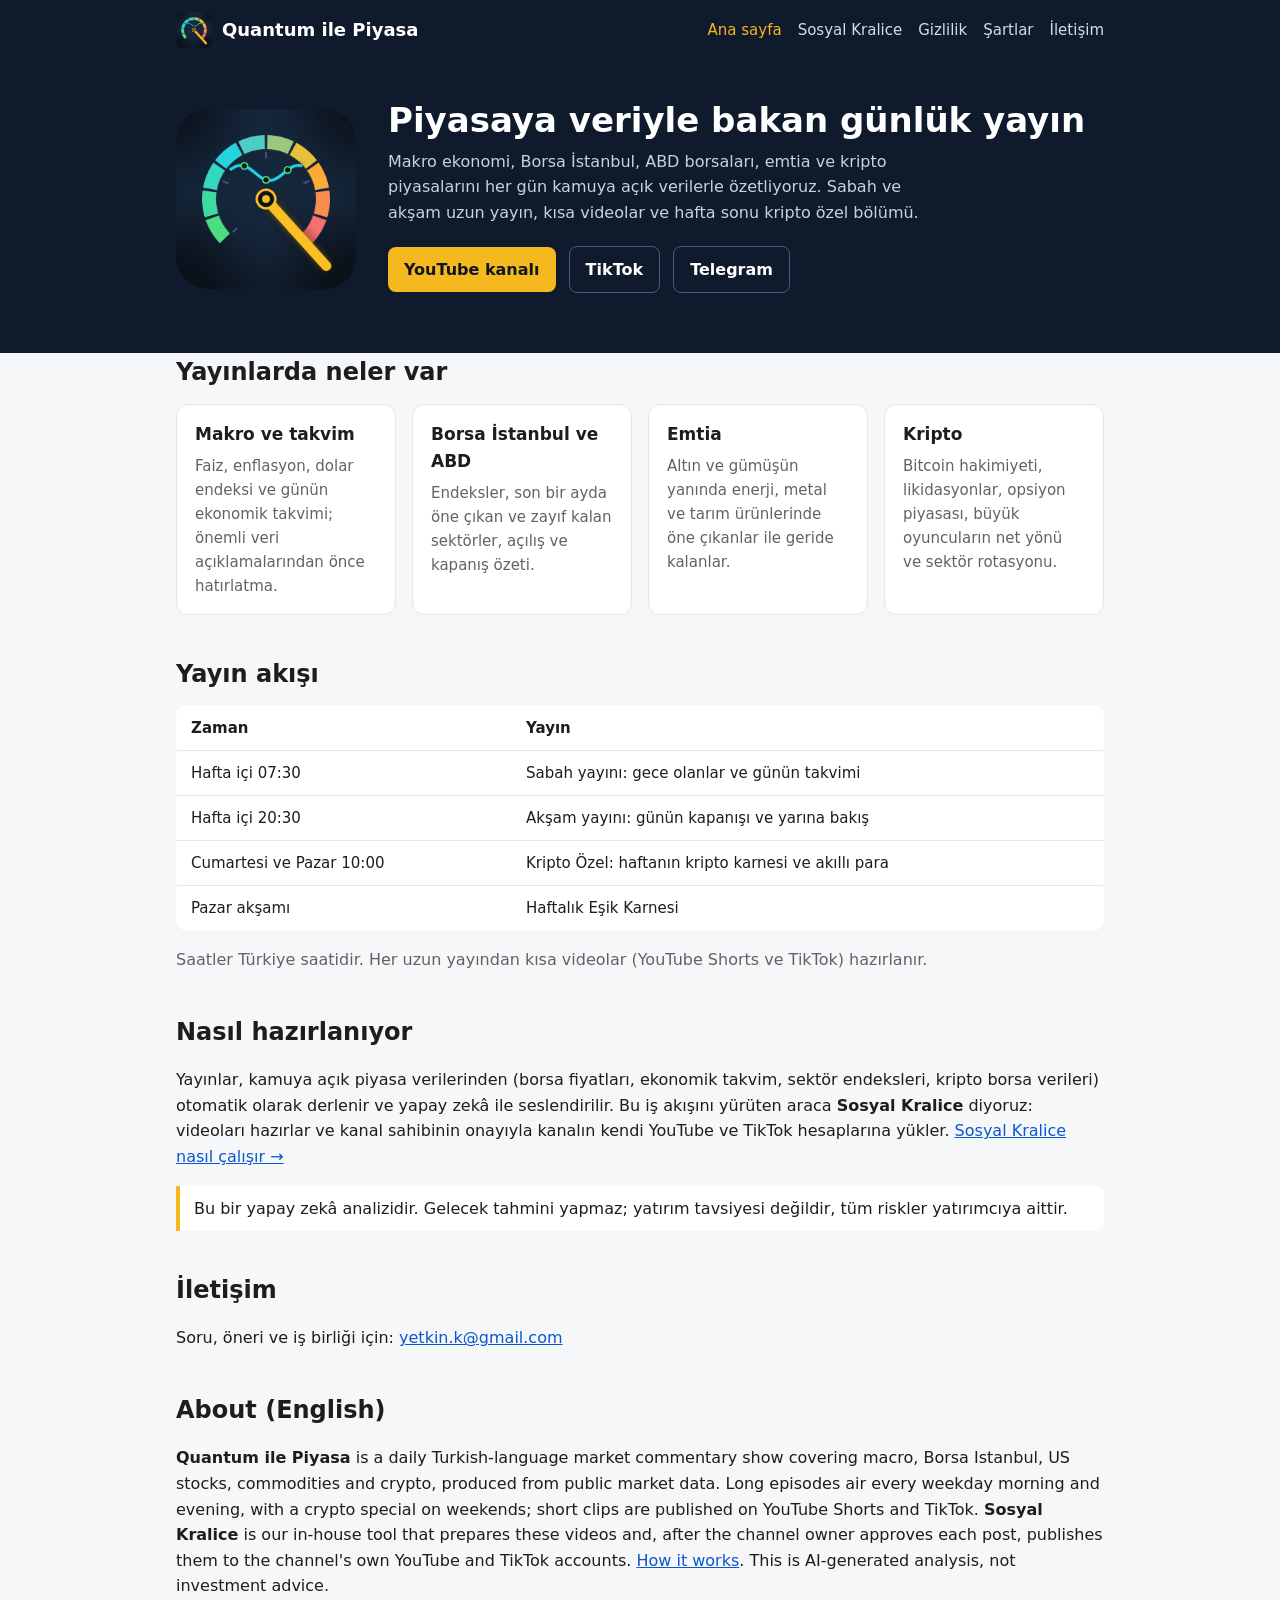
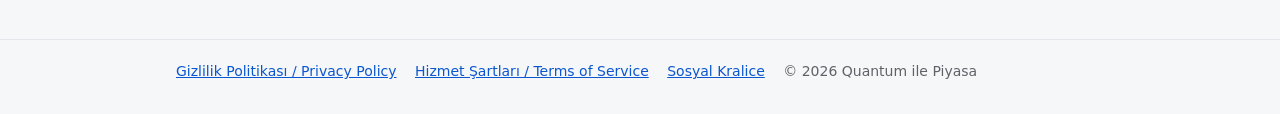
<file: index.html>
<!doctype html>
<html lang="tr">
<head>
<meta charset="utf-8">
<meta name="viewport" content="width=device-width, initial-scale=1">
<!-- Google Search Console doğrulama etiketi buraya gelecek: <meta name="google-site-verification" content="..."> -->
<title>Quantum ile Piyasa</title>
<meta name="description" content="Makro, Borsa İstanbul ve kripto piyasalarına veriyle bakan günlük yayın. Sosyal Kralice yayın aracının resmi sitesi.">
<link rel="icon" href="favicon.ico" sizes="any">
<link rel="icon" type="image/png" sizes="32x32" href="favicon-32.png">
<link rel="icon" type="image/png" sizes="192x192" href="favicon-192.png">
<link rel="apple-touch-icon" href="apple-touch-icon.png">
<meta property="og:title" content="Quantum ile Piyasa">
<meta property="og:image" content="logo.png">
<link rel="stylesheet" href="site.css">
</head>
<body>
<header class="ust"><div class="kap">
  <a class="marka" href="index.html"><img src="logo.png" alt="">Quantum ile Piyasa</a>
  <nav>
    <a href="index.html" aria-current="page">Ana sayfa</a>
    <a href="uygulama.html">Sosyal Kralice</a>
    <a href="gizlilik.html">Gizlilik</a>
    <a href="hizmet-sartlari.html">Şartlar</a>
    <a href="#iletisim">İletişim</a>
  </nav>
</div></header>

<div class="giris"><div class="kap">
  <img src="logo.png" alt="Quantum ile Piyasa simgesi">
  <div>
    <h1>Piyasaya veriyle bakan günlük yayın</h1>
    <p>Makro ekonomi, Borsa İstanbul, ABD borsaları, emtia ve kripto piyasalarını her gün kamuya açık verilerle özetliyoruz.
       Sabah ve akşam uzun yayın, kısa videolar ve hafta sonu kripto özel bölümü.</p>
    <a class="dugme" href="https://www.youtube.com/@QuantumilePiyasa">YouTube kanalı</a>
    <a class="dugme ikincil" href="https://www.tiktok.com/@quantumilepiyasa">TikTok</a>
    <a class="dugme ikincil" href="https://t.me/Quantum_ile_Piyasa_rontgeni">Telegram</a>
  </div>
</div></div>

<main class="kap">
<section>
  <h2>Yayınlarda neler var</h2>
  <div class="izgara">
    <div class="kart"><h3>Makro ve takvim</h3><p>Faiz, enflasyon, dolar endeksi ve günün ekonomik takvimi; önemli veri açıklamalarından önce hatırlatma.</p></div>
    <div class="kart"><h3>Borsa İstanbul ve ABD</h3><p>Endeksler, son bir ayda öne çıkan ve zayıf kalan sektörler, açılış ve kapanış özeti.</p></div>
    <div class="kart"><h3>Emtia</h3><p>Altın ve gümüşün yanında enerji, metal ve tarım ürünlerinde öne çıkanlar ile geride kalanlar.</p></div>
    <div class="kart"><h3>Kripto</h3><p>Bitcoin hakimiyeti, likidasyonlar, opsiyon piyasası, büyük oyuncuların net yönü ve sektör rotasyonu.</p></div>
  </div>
</section>

<section>
  <h2>Yayın akışı</h2>
  <table>
    <tr><th>Zaman</th><th>Yayın</th></tr>
    <tr><td>Hafta içi 07:30</td><td>Sabah yayını: gece olanlar ve günün takvimi</td></tr>
    <tr><td>Hafta içi 20:30</td><td>Akşam yayını: günün kapanışı ve yarına bakış</td></tr>
    <tr><td>Cumartesi ve Pazar 10:00</td><td>Kripto Özel: haftanın kripto karnesi ve akıllı para</td></tr>
    <tr><td>Pazar akşamı</td><td>Haftalık Eşik Karnesi</td></tr>
  </table>
  <p class="alt">Saatler Türkiye saatidir. Her uzun yayından kısa videolar (YouTube Shorts ve TikTok) hazırlanır.</p>
</section>

<section>
  <h2>Nasıl hazırlanıyor</h2>
  <p>Yayınlar, kamuya açık piyasa verilerinden (borsa fiyatları, ekonomik takvim, sektör endeksleri, kripto borsa verileri)
     otomatik olarak derlenir ve yapay zekâ ile seslendirilir. Bu iş akışını yürüten araca <strong>Sosyal Kralice</strong> diyoruz:
     videoları hazırlar ve kanal sahibinin onayıyla kanalın kendi YouTube ve TikTok hesaplarına yükler.
     <a href="uygulama.html">Sosyal Kralice nasıl çalışır →</a></p>
  <p class="uyari">Bu bir yapay zekâ analizidir. Gelecek tahmini yapmaz; yatırım tavsiyesi değildir, tüm riskler yatırımcıya aittir.</p>
</section>

<section id="iletisim">
  <h2>İletişim</h2>
  <p>Soru, öneri ve iş birliği için: <a href="mailto:yetkin.k@gmail.com">yetkin.k@gmail.com</a></p>
</section>

<section lang="en">
  <h2>About (English)</h2>
  <p><strong>Quantum ile Piyasa</strong> is a daily Turkish-language market commentary show covering macro, Borsa Istanbul,
     US stocks, commodities and crypto, produced from public market data. Long episodes air every weekday morning and evening,
     with a crypto special on weekends; short clips are published on YouTube Shorts and TikTok.
     <strong>Sosyal Kralice</strong> is our in-house tool that prepares these videos and, after the channel owner approves each
     post, publishes them to the channel's own YouTube and TikTok accounts. <a href="uygulama.html#en">How it works</a>.
     This is AI-generated analysis, not investment advice.</p>
</section>
</main>

<footer class="alt-bilgi"><div class="kap">
  <a href="gizlilik.html">Gizlilik Politikası / Privacy Policy</a>
  <a href="hizmet-sartlari.html">Hizmet Şartları / Terms of Service</a>
  <a href="uygulama.html">Sosyal Kralice</a>
  <span>© 2026 Quantum ile Piyasa</span>
</div></footer>
</body>
</html>
</file>
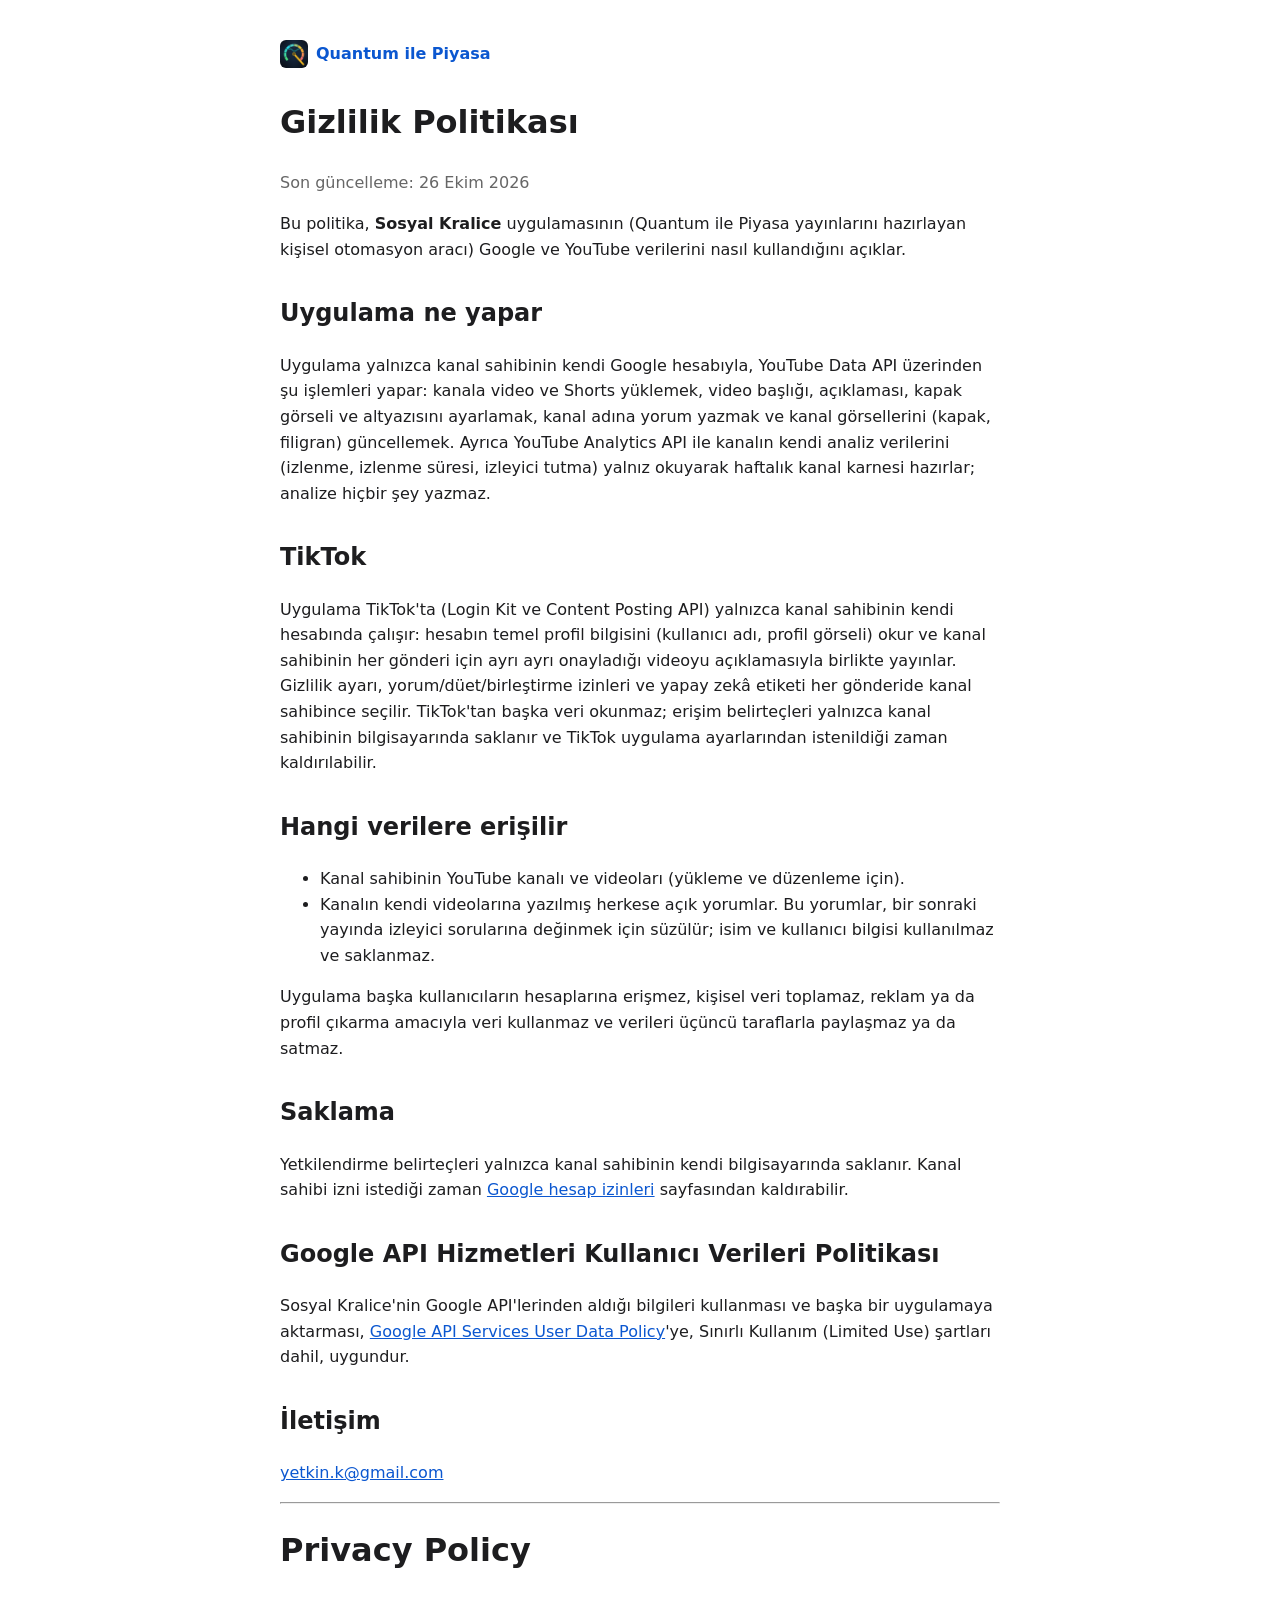
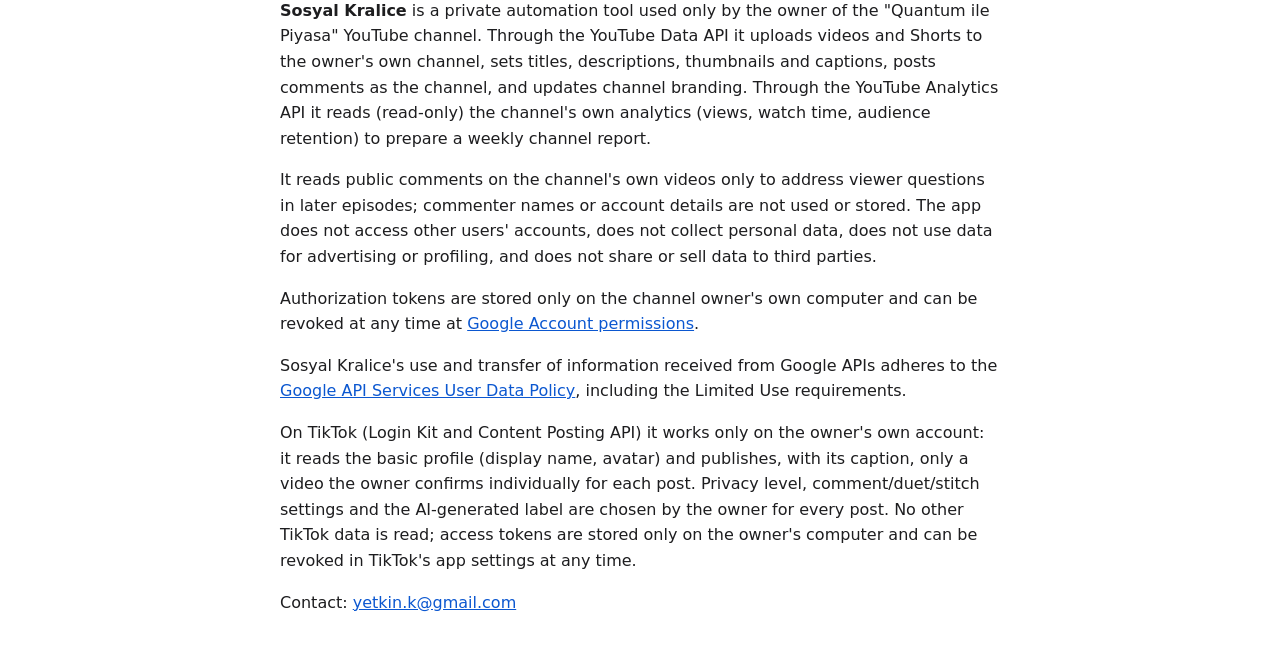
<file: gizlilik.html>
<!doctype html>
<html lang="tr">
<head>
<meta charset="utf-8">
<meta name="viewport" content="width=device-width, initial-scale=1">
<link rel="icon" href="favicon.ico" sizes="any">
<link rel="icon" type="image/png" sizes="32x32" href="favicon-32.png">
<link rel="icon" type="image/png" sizes="192x192" href="favicon-192.png">
<link rel="apple-touch-icon" href="apple-touch-icon.png">
<title>Gizlilik Politikası — Quantum ile Piyasa</title>
<style>
  body { font-family: system-ui, -apple-system, "Segoe UI", sans-serif; max-width: 720px; margin: 40px auto; padding: 0 16px; line-height: 1.6; color: #1d1d1f; background: #fff; }
  h2 { margin-top: 32px; } a { color: #0b57d0; } .alt { color: #666; }
  @media (prefers-color-scheme: dark) { body { color: #e8e8e8; background: #121212; } .alt { color: #aaa; } a { color: #8ab4f8; } }
</style>
</head>
<body>
<p><a href="index.html" style="display:inline-flex;align-items:center;gap:8px;text-decoration:none;font-weight:600"><img src="logo.png" alt="" width="28" height="28" style="border-radius:6px">Quantum ile Piyasa</a></p>
<h1>Gizlilik Politikası</h1>
<p class="alt">Son güncelleme: 26 Ekim 2026</p>

<p>Bu politika, <strong>Sosyal Kralice</strong> uygulamasının (Quantum ile Piyasa yayınlarını hazırlayan kişisel otomasyon
aracı) Google ve YouTube verilerini nasıl kullandığını açıklar.</p>

<h2>Uygulama ne yapar</h2>
<p>Uygulama yalnızca kanal sahibinin kendi Google hesabıyla, YouTube Data API üzerinden şu işlemleri yapar: kanala video
ve Shorts yüklemek, video başlığı, açıklaması, kapak görseli ve altyazısını ayarlamak, kanal adına yorum yazmak ve kanal
görsellerini (kapak, filigran) güncellemek. Ayrıca YouTube Analytics API ile kanalın kendi analiz verilerini (izlenme,
izlenme süresi, izleyici tutma) yalnız okuyarak haftalık kanal karnesi hazırlar; analize hiçbir şey yazmaz.</p>

<h2>TikTok</h2>
<p>Uygulama TikTok'ta (Login Kit ve Content Posting API) yalnızca kanal sahibinin kendi hesabında çalışır: hesabın temel profil
bilgisini (kullanıcı adı, profil görseli) okur ve kanal sahibinin her gönderi için ayrı ayrı onayladığı videoyu açıklamasıyla
birlikte yayınlar. Gizlilik ayarı, yorum/düet/birleştirme izinleri ve yapay zekâ etiketi her gönderide kanal sahibince seçilir.
TikTok'tan başka veri okunmaz; erişim belirteçleri yalnızca kanal sahibinin bilgisayarında saklanır ve TikTok uygulama
ayarlarından istenildiği zaman kaldırılabilir.</p>

<h2>Hangi verilere erişilir</h2>
<ul>
  <li>Kanal sahibinin YouTube kanalı ve videoları (yükleme ve düzenleme için).</li>
  <li>Kanalın kendi videolarına yazılmış herkese açık yorumlar. Bu yorumlar, bir sonraki yayında izleyici sorularına değinmek
      için süzülür; isim ve kullanıcı bilgisi kullanılmaz ve saklanmaz.</li>
</ul>
<p>Uygulama başka kullanıcıların hesaplarına erişmez, kişisel veri toplamaz, reklam ya da profil çıkarma amacıyla veri
kullanmaz ve verileri üçüncü taraflarla paylaşmaz ya da satmaz.</p>

<h2>Saklama</h2>
<p>Yetkilendirme belirteçleri yalnızca kanal sahibinin kendi bilgisayarında saklanır. Kanal sahibi izni istediği zaman
<a href="https://myaccount.google.com/permissions">Google hesap izinleri</a> sayfasından kaldırabilir.</p>

<h2>Google API Hizmetleri Kullanıcı Verileri Politikası</h2>
<p>Sosyal Kralice'nin Google API'lerinden aldığı bilgileri kullanması ve başka bir uygulamaya aktarması,
<a href="https://developers.google.com/terms/api-services-user-data-policy">Google API Services User Data Policy</a>'ye,
Sınırlı Kullanım (Limited Use) şartları dahil, uygundur.</p>

<h2>İletişim</h2>
<p><a href="mailto:yetkin.k@gmail.com">yetkin.k@gmail.com</a></p>

<hr>
<h1 lang="en">Privacy Policy</h1>
<div lang="en">
<p><strong>Sosyal Kralice</strong> is a private automation tool used only by the owner of the "Quantum ile Piyasa" YouTube
channel. Through the YouTube Data API it uploads videos and Shorts to the owner's own channel, sets titles, descriptions,
thumbnails and captions, posts comments as the channel, and updates channel branding. Through the YouTube Analytics API it
reads (read-only) the channel's own analytics (views, watch time, audience retention) to prepare a weekly channel report.</p>
<p>It reads public comments on the channel's own videos only to address viewer questions in later episodes; commenter
names or account details are not used or stored. The app does not access other users' accounts, does not collect personal
data, does not use data for advertising or profiling, and does not share or sell data to third parties.</p>
<p>Authorization tokens are stored only on the channel owner's own computer and can be revoked at any time at
<a href="https://myaccount.google.com/permissions">Google Account permissions</a>.</p>
<p>Sosyal Kralice's use and transfer of information received from Google APIs adheres to the
<a href="https://developers.google.com/terms/api-services-user-data-policy">Google API Services User Data Policy</a>,
including the Limited Use requirements.</p>
<p>On TikTok (Login Kit and Content Posting API) it works only on the owner's own account: it reads the basic profile
(display name, avatar) and publishes, with its caption, only a video the owner confirms individually for each post. Privacy level,
comment/duet/stitch settings and the AI-generated label are chosen by the owner for every post. No other TikTok data is read; access
tokens are stored only on the owner's computer and can be revoked in TikTok's app settings at any time.</p>
<p>Contact: <a href="mailto:yetkin.k@gmail.com">yetkin.k@gmail.com</a></p>
</div>
</body>
</html>
</file>
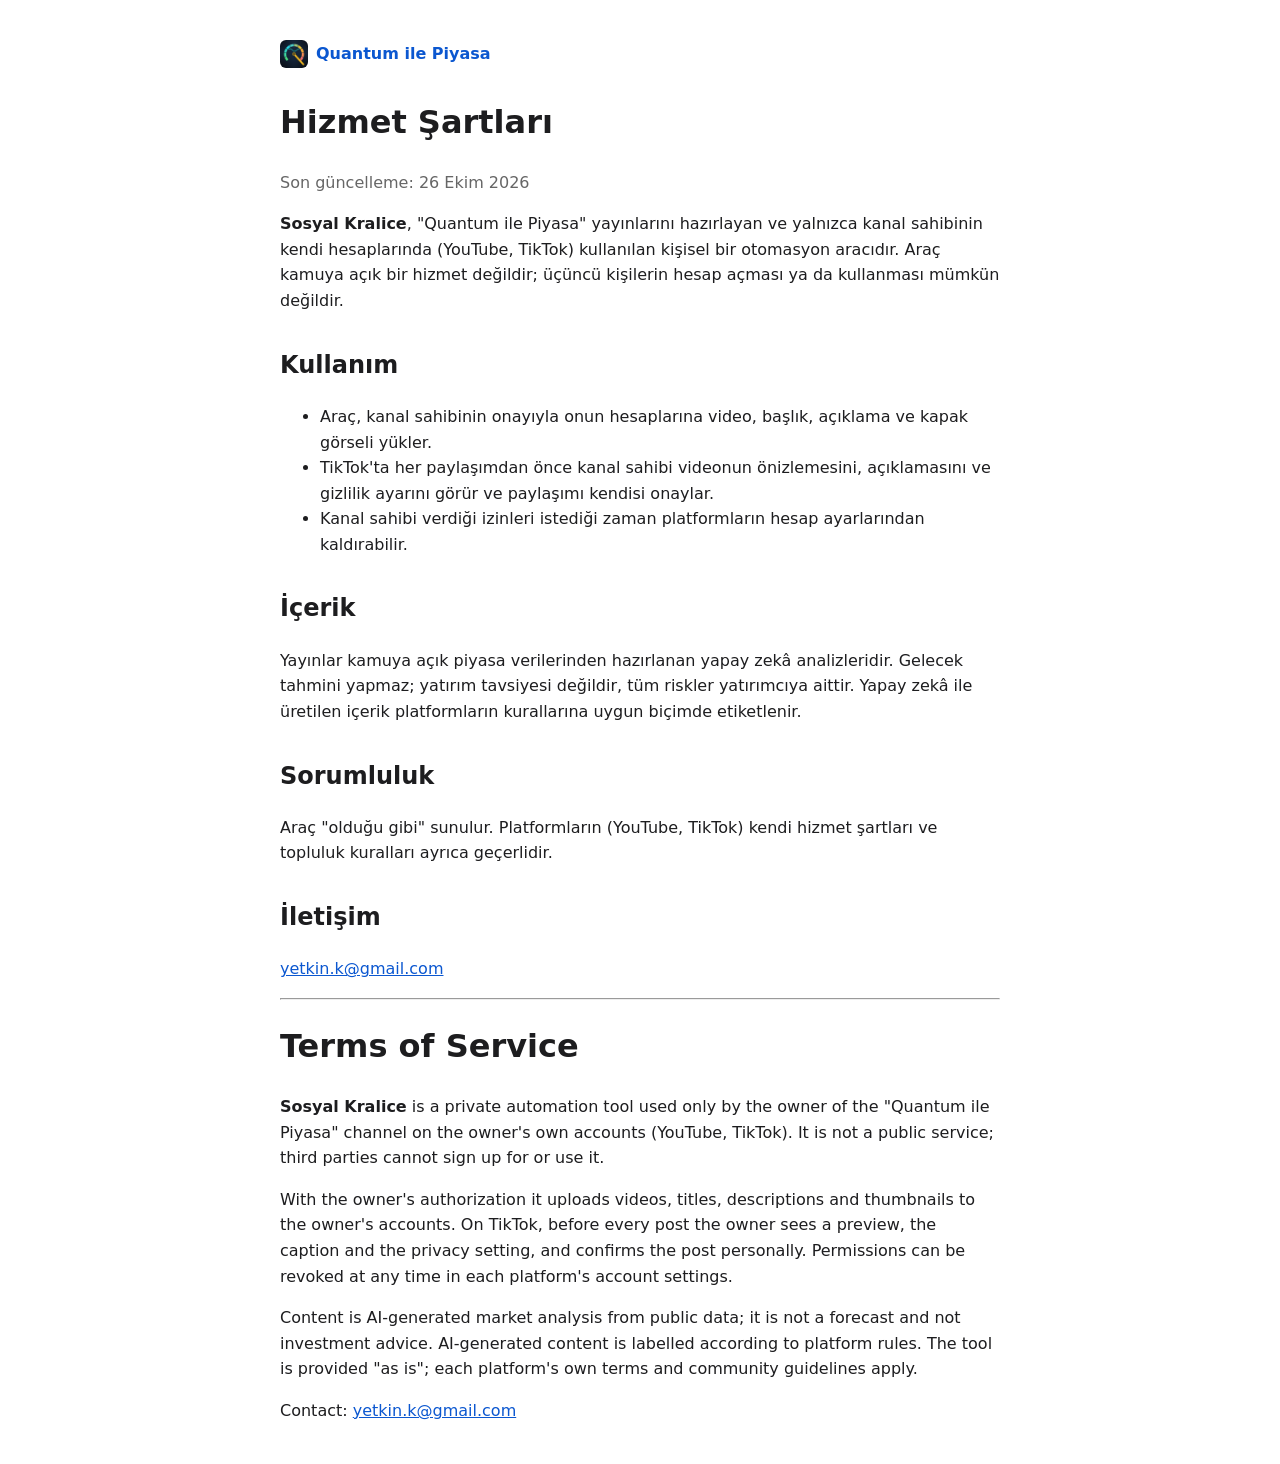
<file: hizmet-sartlari.html>
<!doctype html>
<html lang="tr">
<head>
<meta charset="utf-8">
<meta name="viewport" content="width=device-width, initial-scale=1">
<link rel="icon" href="favicon.ico" sizes="any">
<link rel="icon" type="image/png" sizes="32x32" href="favicon-32.png">
<link rel="icon" type="image/png" sizes="192x192" href="favicon-192.png">
<link rel="apple-touch-icon" href="apple-touch-icon.png">
<title>Hizmet Şartları — Quantum ile Piyasa</title>
<style>
  body { font-family: system-ui, -apple-system, "Segoe UI", sans-serif; max-width: 720px; margin: 40px auto; padding: 0 16px; line-height: 1.6; color: #1d1d1f; background: #fff; }
  h2 { margin-top: 32px; } a { color: #0b57d0; } .alt { color: #666; }
  @media (prefers-color-scheme: dark) { body { color: #e8e8e8; background: #121212; } .alt { color: #aaa; } a { color: #8ab4f8; } }
</style>
</head>
<body>
<p><a href="index.html" style="display:inline-flex;align-items:center;gap:8px;text-decoration:none;font-weight:600"><img src="logo.png" alt="" width="28" height="28" style="border-radius:6px">Quantum ile Piyasa</a></p>
<h1>Hizmet Şartları</h1>
<p class="alt">Son güncelleme: 26 Ekim 2026</p>

<p><strong>Sosyal Kralice</strong>, "Quantum ile Piyasa" yayınlarını hazırlayan ve yalnızca kanal sahibinin kendi hesaplarında
(YouTube, TikTok) kullanılan kişisel bir otomasyon aracıdır. Araç kamuya açık bir hizmet değildir; üçüncü kişilerin hesap açması
ya da kullanması mümkün değildir.</p>

<h2>Kullanım</h2>
<ul>
  <li>Araç, kanal sahibinin onayıyla onun hesaplarına video, başlık, açıklama ve kapak görseli yükler.</li>
  <li>TikTok'ta her paylaşımdan önce kanal sahibi videonun önizlemesini, açıklamasını ve gizlilik ayarını görür ve paylaşımı
      kendisi onaylar.</li>
  <li>Kanal sahibi verdiği izinleri istediği zaman platformların hesap ayarlarından kaldırabilir.</li>
</ul>

<h2>İçerik</h2>
<p>Yayınlar kamuya açık piyasa verilerinden hazırlanan yapay zekâ analizleridir. Gelecek tahmini yapmaz; yatırım tavsiyesi
değildir, tüm riskler yatırımcıya aittir. Yapay zekâ ile üretilen içerik platformların kurallarına uygun biçimde etiketlenir.</p>

<h2>Sorumluluk</h2>
<p>Araç "olduğu gibi" sunulur. Platformların (YouTube, TikTok) kendi hizmet şartları ve topluluk kuralları ayrıca geçerlidir.</p>

<h2>İletişim</h2>
<p><a href="mailto:yetkin.k@gmail.com">yetkin.k@gmail.com</a></p>

<hr>
<h1 lang="en">Terms of Service</h1>
<div lang="en">
<p><strong>Sosyal Kralice</strong> is a private automation tool used only by the owner of the "Quantum ile Piyasa" channel on the
owner's own accounts (YouTube, TikTok). It is not a public service; third parties cannot sign up for or use it.</p>
<p>With the owner's authorization it uploads videos, titles, descriptions and thumbnails to the owner's accounts. On TikTok, before
every post the owner sees a preview, the caption and the privacy setting, and confirms the post personally. Permissions can be
revoked at any time in each platform's account settings.</p>
<p>Content is AI-generated market analysis from public data; it is not a forecast and not investment advice. AI-generated content
is labelled according to platform rules. The tool is provided "as is"; each platform's own terms and community guidelines apply.</p>
<p>Contact: <a href="mailto:yetkin.k@gmail.com">yetkin.k@gmail.com</a></p>
</div>
</body>
</html>
</file>
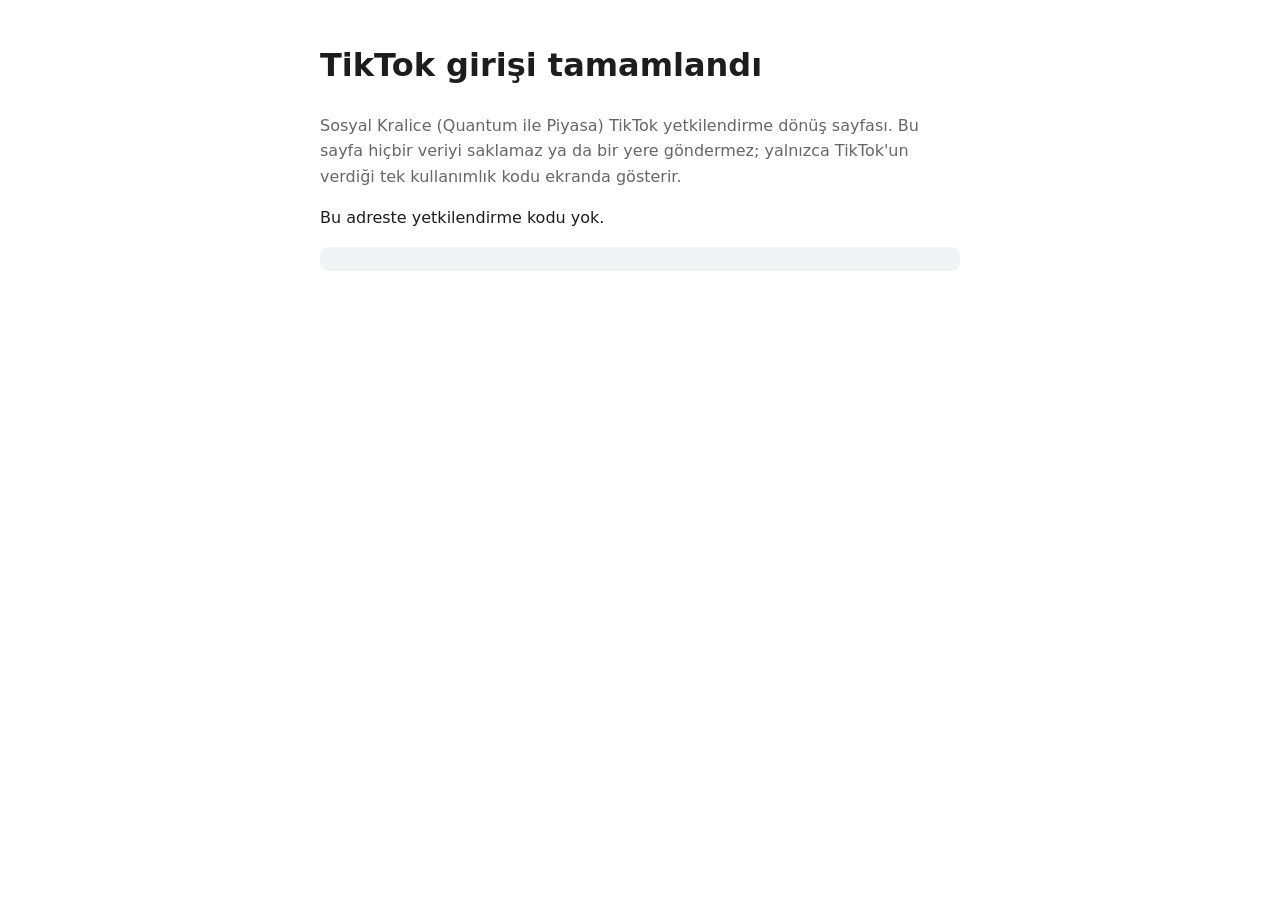
<file: tiktok-giris.html>
<!doctype html>
<html lang="tr">
<head>
<meta charset="utf-8">
<meta name="viewport" content="width=device-width, initial-scale=1">
<link rel="icon" href="favicon.ico" sizes="any">
<link rel="icon" type="image/png" sizes="32x32" href="favicon-32.png">
<link rel="icon" type="image/png" sizes="192x192" href="favicon-192.png">
<link rel="apple-touch-icon" href="apple-touch-icon.png">
<meta name="robots" content="noindex">
<title>TikTok girişi — Sosyal Kralice</title>
<style>
  body { font-family: system-ui, -apple-system, "Segoe UI", sans-serif; max-width: 640px; margin: 40px auto; padding: 0 16px; line-height: 1.6; color: #1d1d1f; background: #fff; }
  code { display: block; word-break: break-all; padding: 12px; background: #f1f3f4; border-radius: 8px; font-size: 14px; }
  button { margin-top: 12px; padding: 10px 16px; font-size: 15px; border-radius: 8px; border: 0; background: #0b57d0; color: #fff; cursor: pointer; }
  .alt { color: #666; }
  @media (prefers-color-scheme: dark) { body { color: #e8e8e8; background: #121212; } code { background: #222; } .alt { color: #aaa; } }
</style>
</head>
<body>
<h1>TikTok girişi tamamlandı</h1>
<p class="alt">Sosyal Kralice (Quantum ile Piyasa) TikTok yetkilendirme dönüş sayfası. Bu sayfa hiçbir veriyi saklamaz ya da
bir yere göndermez; yalnızca TikTok'un verdiği tek kullanımlık kodu ekranda gösterir.</p>
<p id="durum">Kod okunuyor…</p>
<code id="kod"></code>
<button id="kopyala" hidden>Kodu kopyala</button>
<script>
  const p = new URLSearchParams(location.search);
  const kod = p.get("code"), hata = p.get("error_description") || p.get("error");
  const durum = document.getElementById("durum"), kutu = document.getElementById("kod"), dugme = document.getElementById("kopyala");
  if (kod) {
    durum.textContent = "Bu kodu Sosyal Kralice'ye yapıştırın (birkaç dakika içinde geçerliliğini yitirir):";
    kutu.textContent = kod;
    dugme.hidden = false;
    dugme.onclick = () => navigator.clipboard.writeText(kod).then(() => { dugme.textContent = "Kopyalandı"; });
  } else {
    durum.textContent = hata ? ("TikTok girişi tamamlanamadı: " + hata) : "Bu adreste yetkilendirme kodu yok.";
    kutu.hidden = true;
  }
</script>
</body>
</html>
</file>
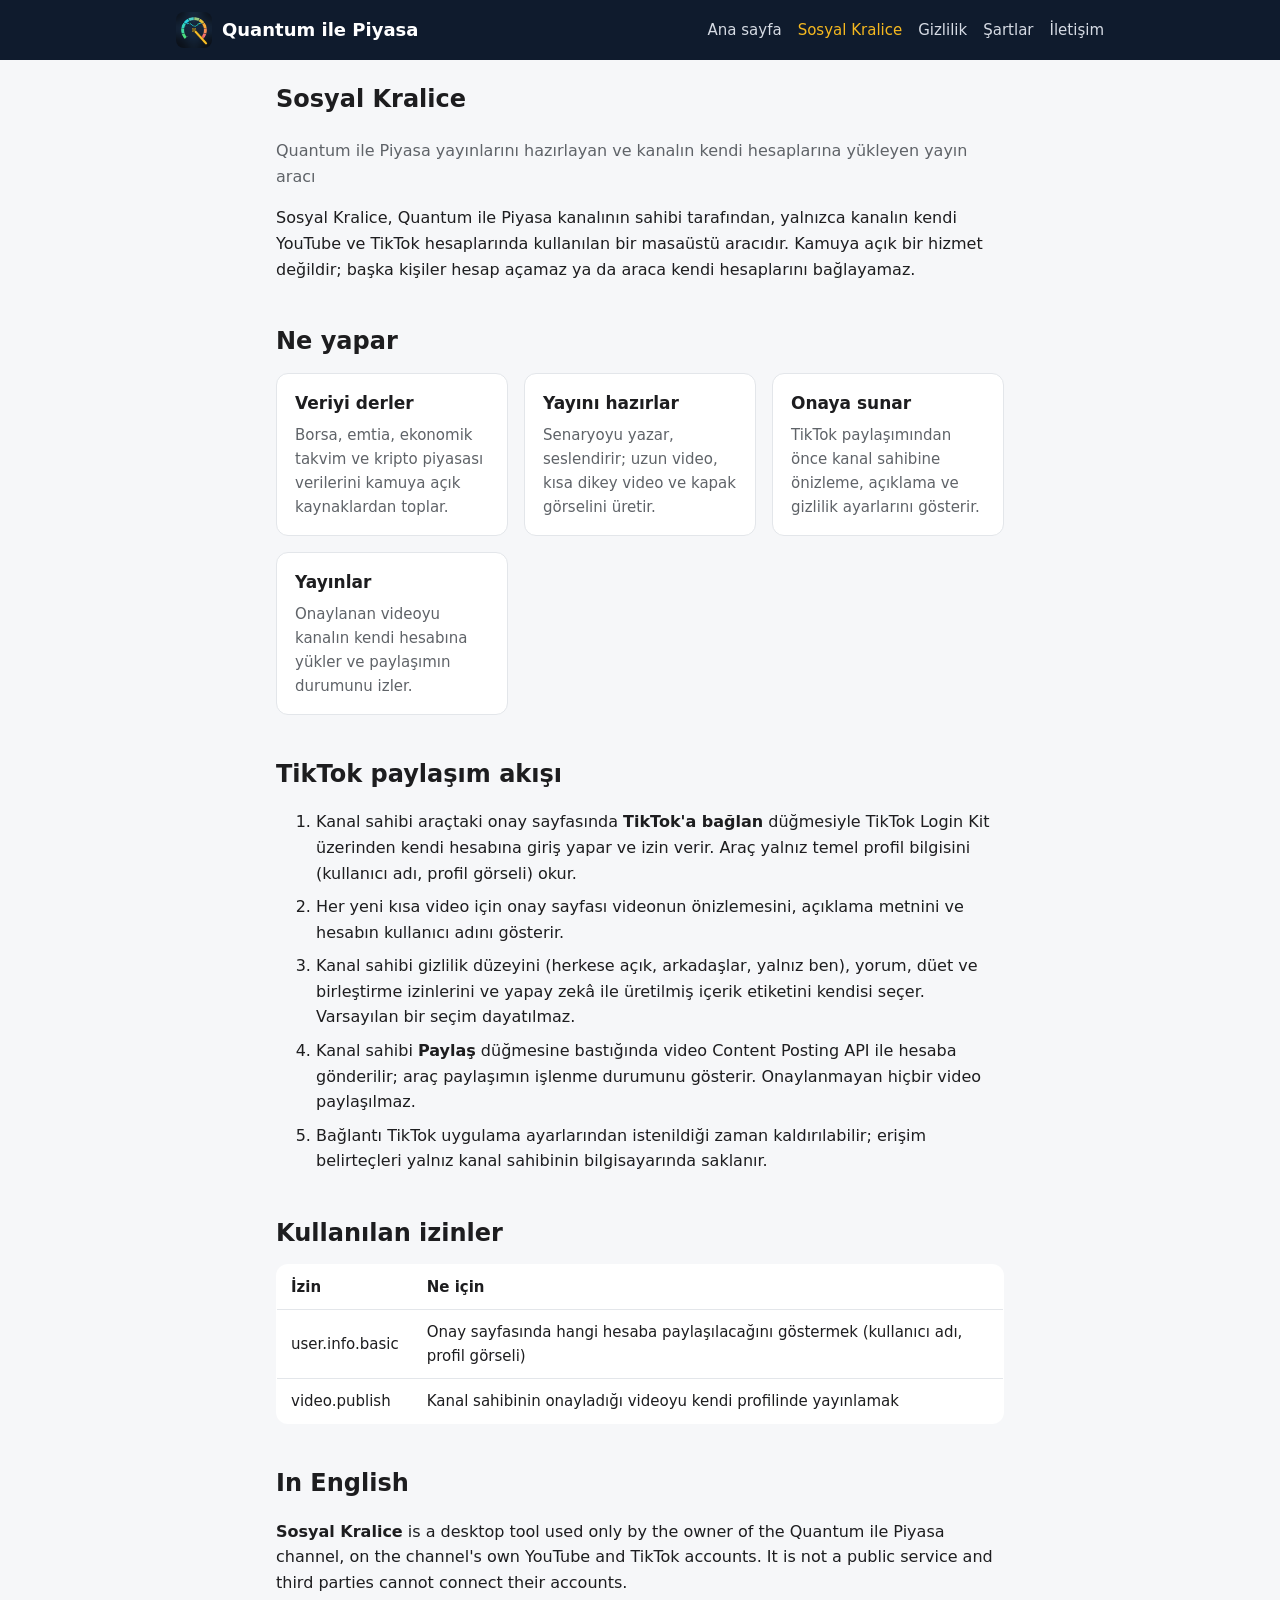
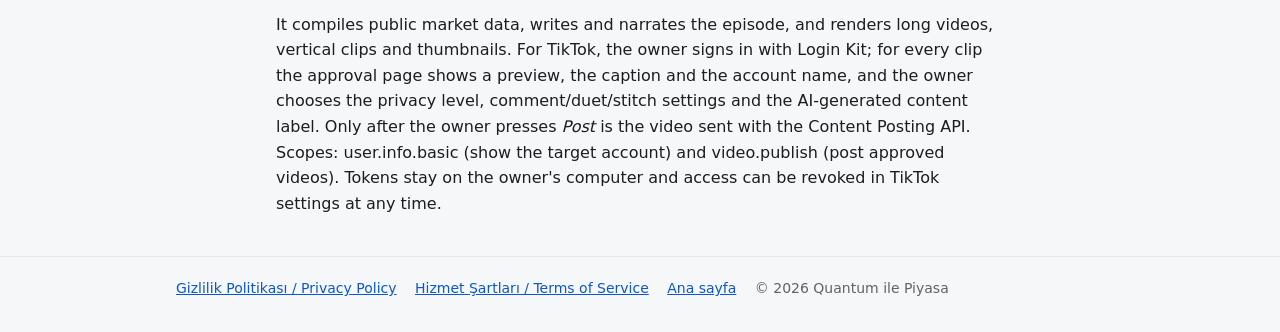
<file: uygulama.html>
<!doctype html>
<html lang="tr">
<head>
<meta charset="utf-8">
<meta name="viewport" content="width=device-width, initial-scale=1">
<title>Sosyal Kralice — Quantum ile Piyasa</title>
<meta name="description" content="Sosyal Kralice: Quantum ile Piyasa yayınlarını hazırlayıp kanal sahibinin onayıyla YouTube ve TikTok'a yükleyen araç.">
<link rel="icon" href="favicon.ico" sizes="any">
<link rel="icon" type="image/png" sizes="32x32" href="favicon-32.png">
<link rel="icon" type="image/png" sizes="192x192" href="favicon-192.png">
<link rel="apple-touch-icon" href="apple-touch-icon.png">
<link rel="stylesheet" href="site.css">
</head>
<body>
<header class="ust"><div class="kap">
  <a class="marka" href="index.html"><img src="logo.png" alt="">Quantum ile Piyasa</a>
  <nav>
    <a href="index.html">Ana sayfa</a>
    <a href="uygulama.html" aria-current="page">Sosyal Kralice</a>
    <a href="gizlilik.html">Gizlilik</a>
    <a href="hizmet-sartlari.html">Şartlar</a>
    <a href="index.html#iletisim">İletişim</a>
  </nav>
</div></header>

<main class="kap belge">
<section>
  <h1>Sosyal Kralice</h1>
  <p class="alt">Quantum ile Piyasa yayınlarını hazırlayan ve kanalın kendi hesaplarına yükleyen yayın aracı</p>
  <p>Sosyal Kralice, Quantum ile Piyasa kanalının sahibi tarafından, yalnızca kanalın kendi YouTube ve TikTok hesaplarında
     kullanılan bir masaüstü aracıdır. Kamuya açık bir hizmet değildir; başka kişiler hesap açamaz ya da araca kendi hesaplarını bağlayamaz.</p>
</section>

<section>
  <h2>Ne yapar</h2>
  <div class="izgara">
    <div class="kart"><h3>Veriyi derler</h3><p>Borsa, emtia, ekonomik takvim ve kripto piyasası verilerini kamuya açık kaynaklardan toplar.</p></div>
    <div class="kart"><h3>Yayını hazırlar</h3><p>Senaryoyu yazar, seslendirir; uzun video, kısa dikey video ve kapak görselini üretir.</p></div>
    <div class="kart"><h3>Onaya sunar</h3><p>TikTok paylaşımından önce kanal sahibine önizleme, açıklama ve gizlilik ayarlarını gösterir.</p></div>
    <div class="kart"><h3>Yayınlar</h3><p>Onaylanan videoyu kanalın kendi hesabına yükler ve paylaşımın durumunu izler.</p></div>
  </div>
</section>

<section>
  <h2>TikTok paylaşım akışı</h2>
  <ol class="adim">
    <li>Kanal sahibi araçtaki onay sayfasında <strong>TikTok'a bağlan</strong> düğmesiyle TikTok Login Kit üzerinden kendi hesabına giriş
        yapar ve izin verir. Araç yalnız temel profil bilgisini (kullanıcı adı, profil görseli) okur.</li>
    <li>Her yeni kısa video için onay sayfası videonun önizlemesini, açıklama metnini ve hesabın kullanıcı adını gösterir.</li>
    <li>Kanal sahibi gizlilik düzeyini (herkese açık, arkadaşlar, yalnız ben), yorum, düet ve birleştirme izinlerini ve
        yapay zekâ ile üretilmiş içerik etiketini kendisi seçer. Varsayılan bir seçim dayatılmaz.</li>
    <li>Kanal sahibi <strong>Paylaş</strong> düğmesine bastığında video Content Posting API ile hesaba gönderilir; araç
        paylaşımın işlenme durumunu gösterir. Onaylanmayan hiçbir video paylaşılmaz.</li>
    <li>Bağlantı TikTok uygulama ayarlarından istenildiği zaman kaldırılabilir; erişim belirteçleri yalnız kanal sahibinin
        bilgisayarında saklanır.</li>
  </ol>
</section>

<section>
  <h2>Kullanılan izinler</h2>
  <table>
    <tr><th>İzin</th><th>Ne için</th></tr>
    <tr><td>user.info.basic</td><td>Onay sayfasında hangi hesaba paylaşılacağını göstermek (kullanıcı adı, profil görseli)</td></tr>
    <tr><td>video.publish</td><td>Kanal sahibinin onayladığı videoyu kendi profilinde yayınlamak</td></tr>
  </table>
</section>

<section id="en" lang="en">
  <h2>In English</h2>
  <p><strong>Sosyal Kralice</strong> is a desktop tool used only by the owner of the Quantum ile Piyasa channel, on the channel's own
     YouTube and TikTok accounts. It is not a public service and third parties cannot connect their accounts.</p>
  <p>It compiles public market data, writes and narrates the episode, and renders long videos, vertical clips and thumbnails.
     For TikTok, the owner signs in with Login Kit; for every clip the approval page shows a preview, the caption and the
     account name, and the owner chooses the privacy level, comment/duet/stitch settings and the AI-generated content label.
     Only after the owner presses <em>Post</em> is the video sent with the Content Posting API. Scopes: user.info.basic (show the
     target account) and video.publish (post approved videos). Tokens stay on the owner's
     computer and access can be revoked in TikTok settings at any time.</p>
</section>
</main>

<footer class="alt-bilgi"><div class="kap">
  <a href="gizlilik.html">Gizlilik Politikası / Privacy Policy</a>
  <a href="hizmet-sartlari.html">Hizmet Şartları / Terms of Service</a>
  <a href="index.html">Ana sayfa</a>
  <span>© 2026 Quantum ile Piyasa</span>
</div></footer>
</body>
</html>
</file>
<file: site.css>
:root {
  --zemin: #f6f7f9; --kart: #ffffff; --yazi: #1d1d1f; --soluk: #5f6368; --cizgi: #e3e6ea;
  --vurgu: #0b57d0; --altin: #f5b81f; --koyu: #0f1b2d;
}
@media (prefers-color-scheme: dark) {
  :root { --zemin: #0f1420; --kart: #172033; --yazi: #e8eaed; --soluk: #a0a7b4; --cizgi: #263248; --vurgu: #8ab4f8; }
}
* { box-sizing: border-box; }
body { margin: 0; font-family: system-ui, -apple-system, "Segoe UI", sans-serif; line-height: 1.6; color: var(--yazi); background: var(--zemin); }
a { color: var(--vurgu); }
.kap { max-width: 960px; margin: 0 auto; padding: 0 16px; }

header.ust { background: var(--koyu); color: #fff; }
header.ust .kap { display: flex; align-items: center; gap: 12px; flex-wrap: wrap; padding-top: 12px; padding-bottom: 12px; }
header.ust .marka { display: flex; align-items: center; gap: 10px; color: #fff; text-decoration: none; font-weight: 700; font-size: 18px; }
header.ust .marka img { width: 36px; height: 36px; border-radius: 8px; }
header.ust nav { margin-left: auto; display: flex; gap: 16px; flex-wrap: wrap; }
header.ust nav a { color: #d6dbe4; text-decoration: none; font-size: 15px; }
header.ust nav a:hover, header.ust nav a[aria-current] { color: var(--altin); }

.giris { background: var(--koyu); color: #fff; padding: 40px 0 56px; }
.giris .kap { display: flex; gap: 32px; align-items: center; flex-wrap: wrap; }
.giris img { width: 180px; height: 180px; border-radius: 32px; }
.giris h1 { margin: 0 0 8px; font-size: 34px; line-height: 1.2; }
.giris p { color: #c9d1dd; margin: 0 0 16px; max-width: 560px; }
.dugme { display: inline-block; padding: 10px 16px; border-radius: 8px; background: var(--altin); color: #10151f; text-decoration: none; font-weight: 600; margin: 4px 8px 4px 0; }
.dugme.ikincil { background: transparent; color: #fff; border: 1px solid #4a5874; }

main { padding: 32px 0 48px; }
section { margin-bottom: 40px; }
h2 { font-size: 24px; margin: 0 0 12px; }
.izgara { display: grid; grid-template-columns: repeat(auto-fit, minmax(220px, 1fr)); gap: 16px; }
.kart { background: var(--kart); border: 1px solid var(--cizgi); border-radius: 12px; padding: 16px 18px; }
.kart h3 { margin: 0 0 6px; font-size: 17px; }
.kart p { margin: 0; color: var(--soluk); font-size: 15px; }
table { width: 100%; border-collapse: collapse; background: var(--kart); border: 1px solid var(--cizgi); border-radius: 12px; overflow: hidden; }
th, td { text-align: left; padding: 10px 14px; border-bottom: 1px solid var(--cizgi); font-size: 15px; }
tr:last-child td { border-bottom: 0; }
ol.adim li { margin-bottom: 8px; }
.uyari { border-left: 4px solid var(--altin); padding: 10px 14px; background: var(--kart); border-radius: 0 8px 8px 0; }
.belge { max-width: 760px; }
.alt { color: var(--soluk); }

footer.alt-bilgi { border-top: 1px solid var(--cizgi); padding: 20px 0 32px; font-size: 14px; color: var(--soluk); }
footer.alt-bilgi a { margin-right: 14px; }
@media (max-width: 600px) { .giris h1 { font-size: 26px; } .giris img { width: 120px; height: 120px; } header.ust nav { margin-left: 0; } }
</file>
